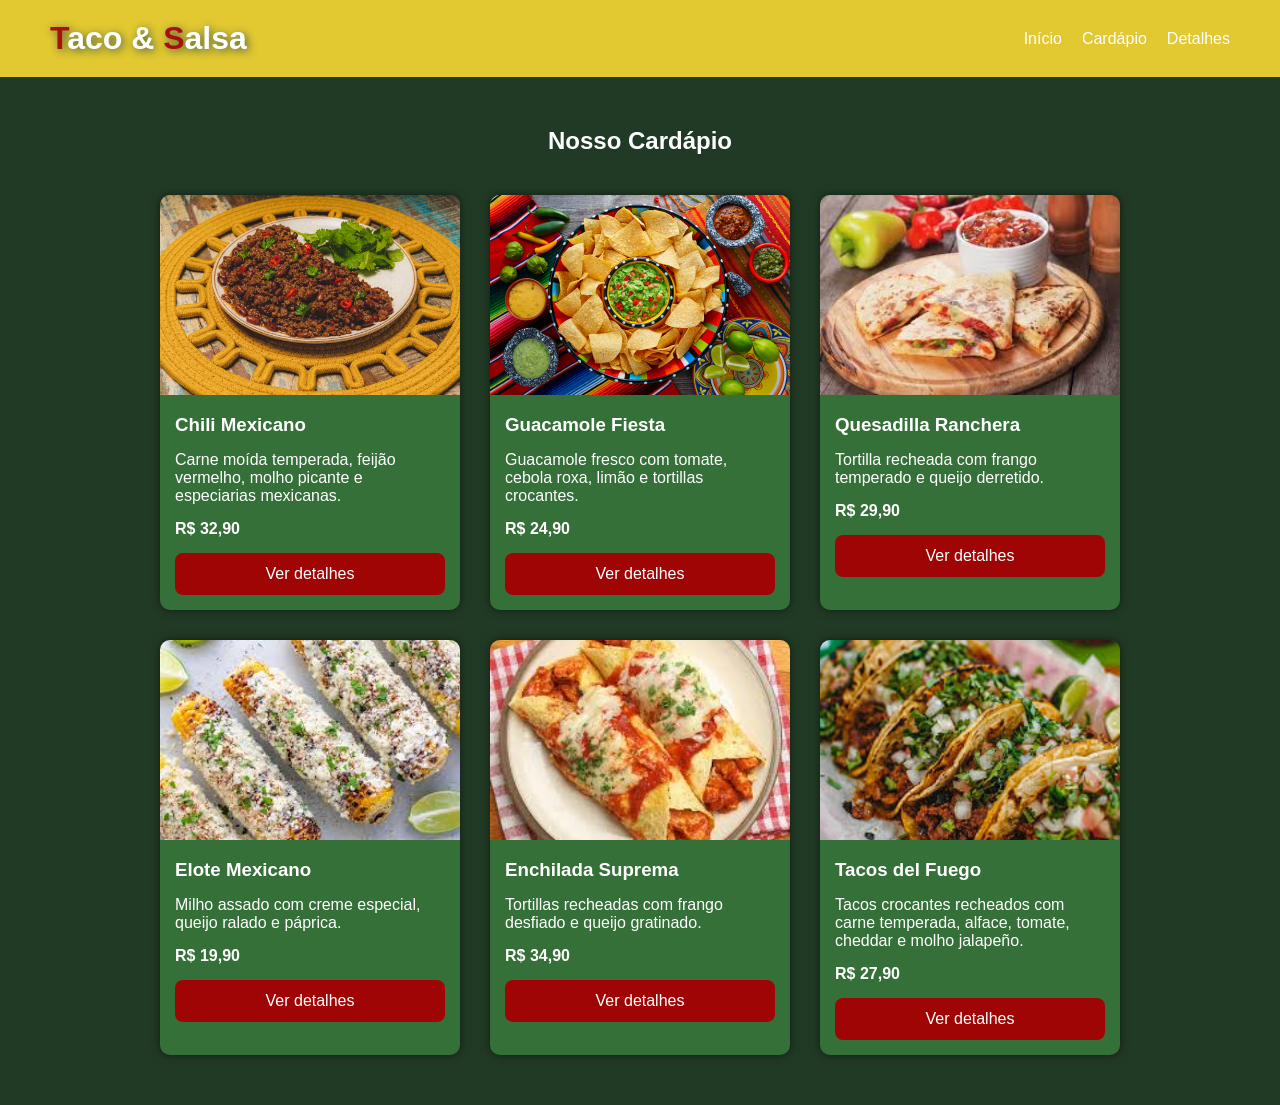
<file: cardapio.html>
<!DOCTYPE html>
<html lang="pt-br">
<head>
    <meta charset="UTF-8">
    <meta name="viewport" content="width=device-width, initial-scale=1.0">
    <title>Cardápio</title>

    <link rel="stylesheet" href="style.css">
</head>
<body>

<header>
    <nav class="navbar">
        <h1><span>T</span>aco & <span>S</span>alsa</h1>

        <ul>
            <li><a href="index.html">Início</a></li>
            <li><a href="cardapio.html">Cardápio</a></li>
            <li><a href="detalhes.html">Detalhes</a></li>
        </ul>
    </nav>
</header>

<main>

    <section class="menu">

        <h2>Nosso Cardápio</h2>

        <div class="cards">

            <div class="card">
                <img src="chili-mexicano.webp">
                <h3>Chili Mexicano</h3>
                <p>Carne moída temperada, feijão vermelho, molho picante e especiarias mexicanas.</p>
                <strong>R$ 32,90</strong>
                <a href="detalhes.html#Chili" class="btn">
                    Ver detalhes
                </a>
            </div>

            <div class="card">
                <img src="guacamole-mexicano.jpg">
                <h3>Guacamole Fiesta</h3>
                <p>Guacamole fresco com tomate, cebola roxa, limão e tortillas crocantes.</p>
                <strong>R$ 24,90</strong>
                <a href="detalhes.html#Guacamole" class="btn">
                    Ver detalhes
                </a>
            </div>

            <div class="card">
                <img src="quesadilla.jfif">
                <h3>Quesadilla Ranchera</h3>
                <p>Tortilla recheada com frango temperado e queijo derretido.</p>
                <strong>R$ 29,90</strong>
                <a href="detalhes.html#quesadilla" class="btn">
                    Ver detalhes
                </a>
            </div>

            <div class="card">
                <img src="elote.jfif">
                <h3>Elote Mexicano</h3>
                <p>Milho assado com creme especial, queijo ralado e páprica.</p>
                <strong>R$ 19,90</strong>
                <a href="detalhes.html#elote" class="btn">
                    Ver detalhes
                </a>
            </div>

            <div class="card">
                <img src="enchilada.jfif">
                <h3>Enchilada Suprema</h3>
                <p>Tortillas recheadas com frango desfiado e queijo gratinado.</p>
                <strong>R$ 34,90</strong>
                <a href="detalhes.html#enchilada" class="btn">
                    Ver detalhes
                </a>
            </div>

            <div class="card">
                <img src="tacos.jfif">
                <h3>Tacos del Fuego</h3>
                <p>Tacos crocantes recheados com carne temperada, alface, tomate, cheddar e molho jalapeño.</p>
                <strong>R$ 27,90</strong>
                <a href="detalhes.html#tacos" class="btn">
                    Ver detalhes
                </a>
            </div>

        </div>

    </section>

</main>

</body>
</html>
</file>
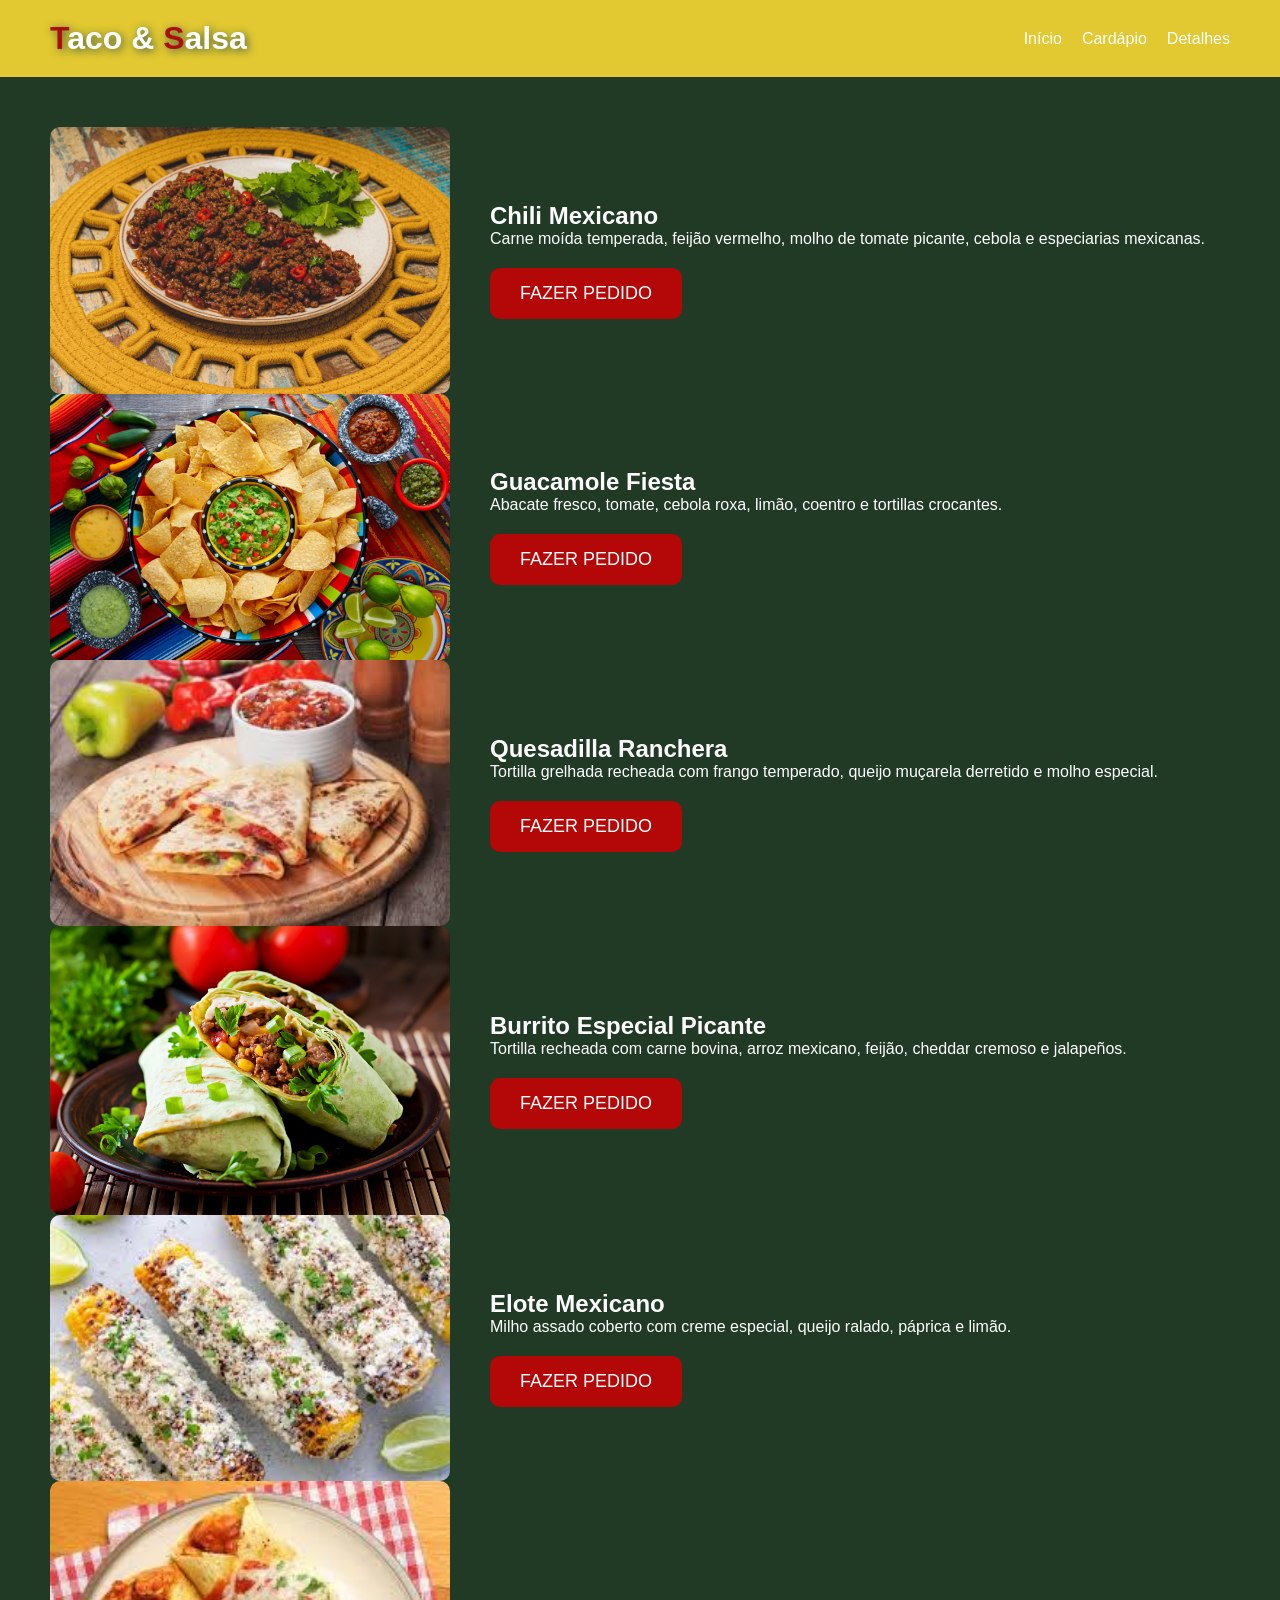
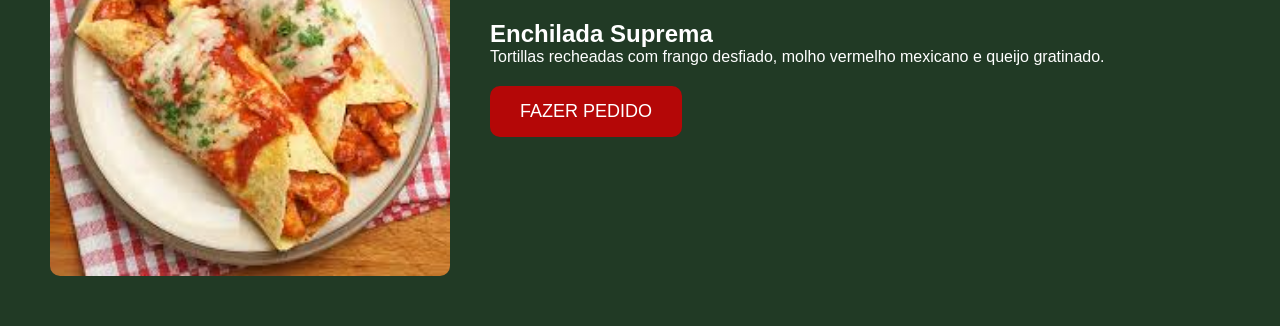
<file: Detalhes.html>
<!DOCTYPE html>
<html lang="pt-br">
<head>
    <meta charset="UTF-8">
    <meta name="viewport" content="width=device-width, initial-scale=1.0">
    <title>Detalhes</title>

    <link rel="stylesheet" href="style.css">
</head>
<body>

<header>
    <nav class="navbar">
        <h1><span>T</span>aco & <span>S</span>alsa</h1>

        <ul>
            <li><a href="index.html">Início</a></li>
            <li><a href="cardapio.html">Cardápio</a></li>
            <li><a href="detalhes.html">Detalhes</a></li>
        </ul>
    </nav>
</header>

<main class="detalhes">

    <section id="Chili">
        <img src="chili-mexicano.webp">

        <div>
            <h2>Chili Mexicano</h2>

            <p>
                Carne moída temperada, feijão vermelho, molho de tomate picante, cebola e especiarias mexicanas.
            </p>

            <button class="pedido" onclick="realizarPedido()">
                FAZER PEDIDO
            </button>
            
        </div>
    </section>
    <section id="Guacamole">
        <img src="guacamole-mexicano.jpg">

        <div>
            <h2>Guacamole Fiesta</h2>

            <p>
            Abacate fresco, tomate, cebola roxa, limão, coentro e tortillas crocantes.
            </p>

            <button class="pedido"onclick="realizarPedido()">
                FAZER PEDIDO
                <script>
        </script>
            </button>
            
        </div>
    </section>
    <section id="Quesadilla">
        <img src="quesadilla.jfif">

        <div>
            <h2>Quesadilla Ranchera</h2>

            <p>
            Tortilla grelhada recheada com frango temperado, queijo muçarela derretido e molho especial.
            </p>

            <button class="pedido"onclick="realizarPedido()">
                FAZER PEDIDO
                <script>
        </script>
            </button>
            
        </div>
    </section>
    <section id="Burrito">
        <img src="burritos-mexicanos.jpg">

        <div>
            <h2>Burrito Especial Picante</h2>

            <p>
            Tortilla recheada com carne bovina, arroz mexicano, feijão, cheddar cremoso e jalapeños.
            </p>

            <button class="pedido"onclick="realizarPedido()">
                FAZER PEDIDO
                <script>
        </script>
            </button>
            
        </div>
    </section>
    <section id="Elote">
        <img src="elote.jfif">

        <div>
            <h2>Elote Mexicano</h2>

            <p>
            Milho assado coberto com creme especial, queijo ralado, páprica e limão.
            </p>

            <button class="pedido"onclick="realizarPedido()">
                FAZER PEDIDO
                <script>
        </script>
            </button>
            
        </div>
    </section>
    <section id="Enchilada">
        <img src="enchilada.jfif">

        <div>
            <h2>Enchilada Suprema</h2>

            <p>
            Tortillas recheadas com frango desfiado, molho vermelho mexicano e queijo gratinado.
            </p>
            
            <button class="pedido"onclick="realizarPedido()">
                FAZER PEDIDO
            </button>
            
        </div>
    </section>

</main>
<script>
    function realizarPedido() {
        alert("Compra realizada com sucesso!");
    }
</script>
</body>
</html>
</file>
<file: style.css>
*{
    margin: 0;
    padding: 0;
    box-sizing: border-box;
}

body{
    font-family: 'Poppins', sans-serif;
    background-color: #213a25;
    color: white;
}

/* NAVBAR */

.navbar{
    display: flex;
    justify-content: space-between;
    align-items: center;

    padding: 20px 50px;

    background-color: #e2c831;
}

.navbar h1{
    color: rgb(255, 255, 255);
    font-size: 32px;
    text-shadow: 2px 2px 8px rgb(64, 92, 63);
}

.navbar span{
    color: rgb(172, 14, 14);
}

.navbar ul{
    display: flex;
    list-style: none;
    gap: 20px;
}

.navbar a{
    text-decoration: none;
    color: white;
    transition: 0.3s;
}

.navbar a:hover{
    color: red;
}

/* HERO */

.hero{
    height: 90vh;

    display: flex;
    flex-direction: column;
    justify-content: center;
    align-items: center;

    background-image: url('sushi1.webp');
    background-size: cover;
    background-position: center;

    text-align: center;
}

.hero h2{
    font-size: 50px;
    text-shadow: 2px 2px 10px rgb(0, 0, 0);
}

.hero p{
    margin: 20px 0;
    font-size: 20px;
}

.btn{
    background-color: rgb(160, 5, 5);
    color: white;

    padding: 12px 25px;

    text-decoration: none;
    border-radius: 8px;

    transition: 0.3s;
}

.btn:hover{
    background-color: rgb(109, 3, 3);
    transform: scale(1.05);
}

/* CARDS */

.destaques,
.menu{
    padding: 50px;
}

.destaques h2,
.menu h2{
    text-align: center;
    margin-bottom: 40px;
}

.cards{
    display: flex;
    justify-content: center;
    gap: 30px;
    flex-wrap: wrap;
}

.card{
    width: 300px;

    background-color: #367039;

    border-radius: 10px;

    overflow: hidden;

    box-shadow: 0 0 10px rgba(0,0,0,0.5);

    transition: 0.3s;
}

.card:hover{
    transform: translateY(-10px);
    box-shadow: 0 0 20px rgb(5, 14, 5);
}

.card img{
    width: 100%;
    height: 200px;
    object-fit: cover;
}

.card h3,
.card p,
.card strong,
.card span{
    margin: 15px;
}

.card .btn{
    display: block;
    margin: 15px;
    text-align: center;
}

/* DETALHES */

.detalhes{
    padding: 50px;
}

.detalhes section{
    display: flex;
    align-items: center;
    gap: 40px;
}

.detalhes img{
    width: 400px;
    border-radius: 10px;

    transition: 0.5s;
}

.detalhes img:hover{
    transform: scale(1.1);
}

.pedido{
    margin-top: 20px;

    padding: 15px 30px;

    border: none;

    background-color: rgb(180, 7, 7);

    color: white;

    font-size: 18px;

    border-radius: 10px;

    cursor: pointer;

    animation: piscar 2s infinite;

}

@keyframes piscar{
    0%{
        opacity: 1;
    }

    50%{
        opacity: 0.5;
    }

    100%{
        opacity: 1;
    }
}
</file>
